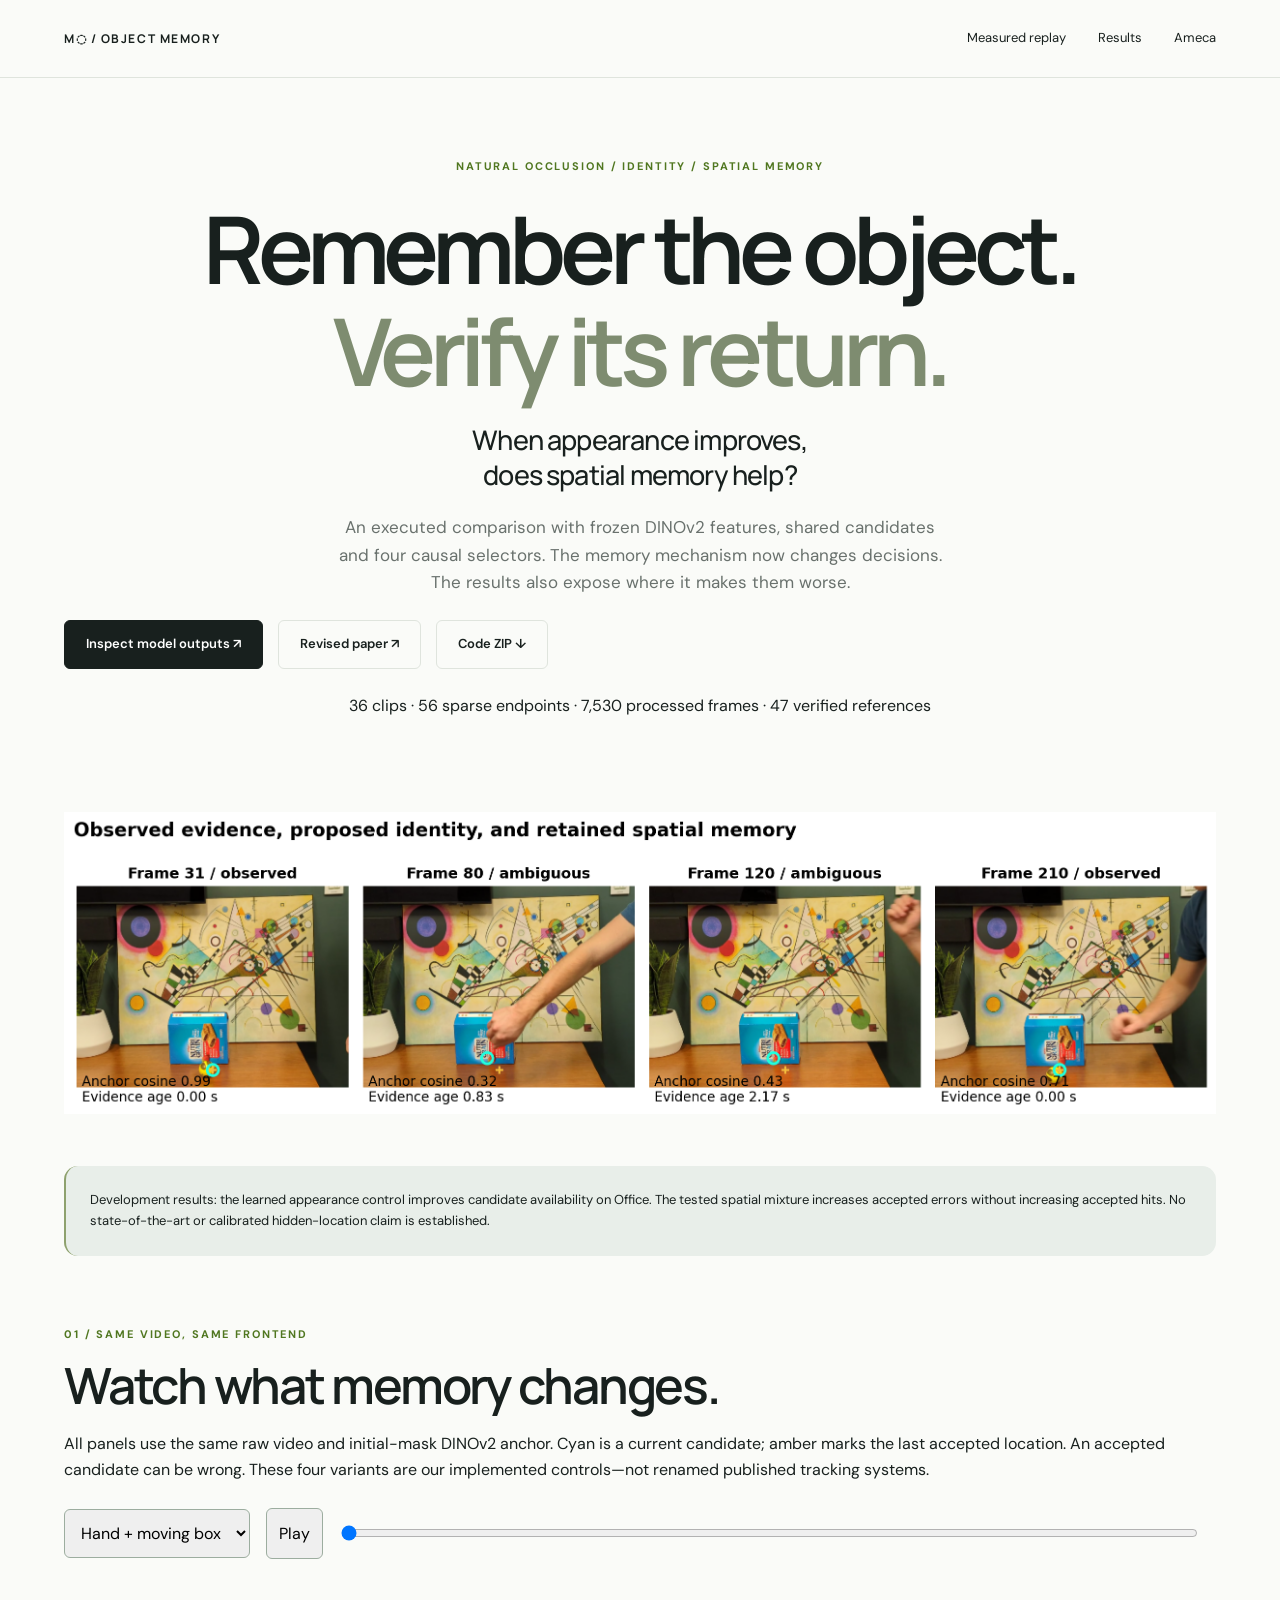
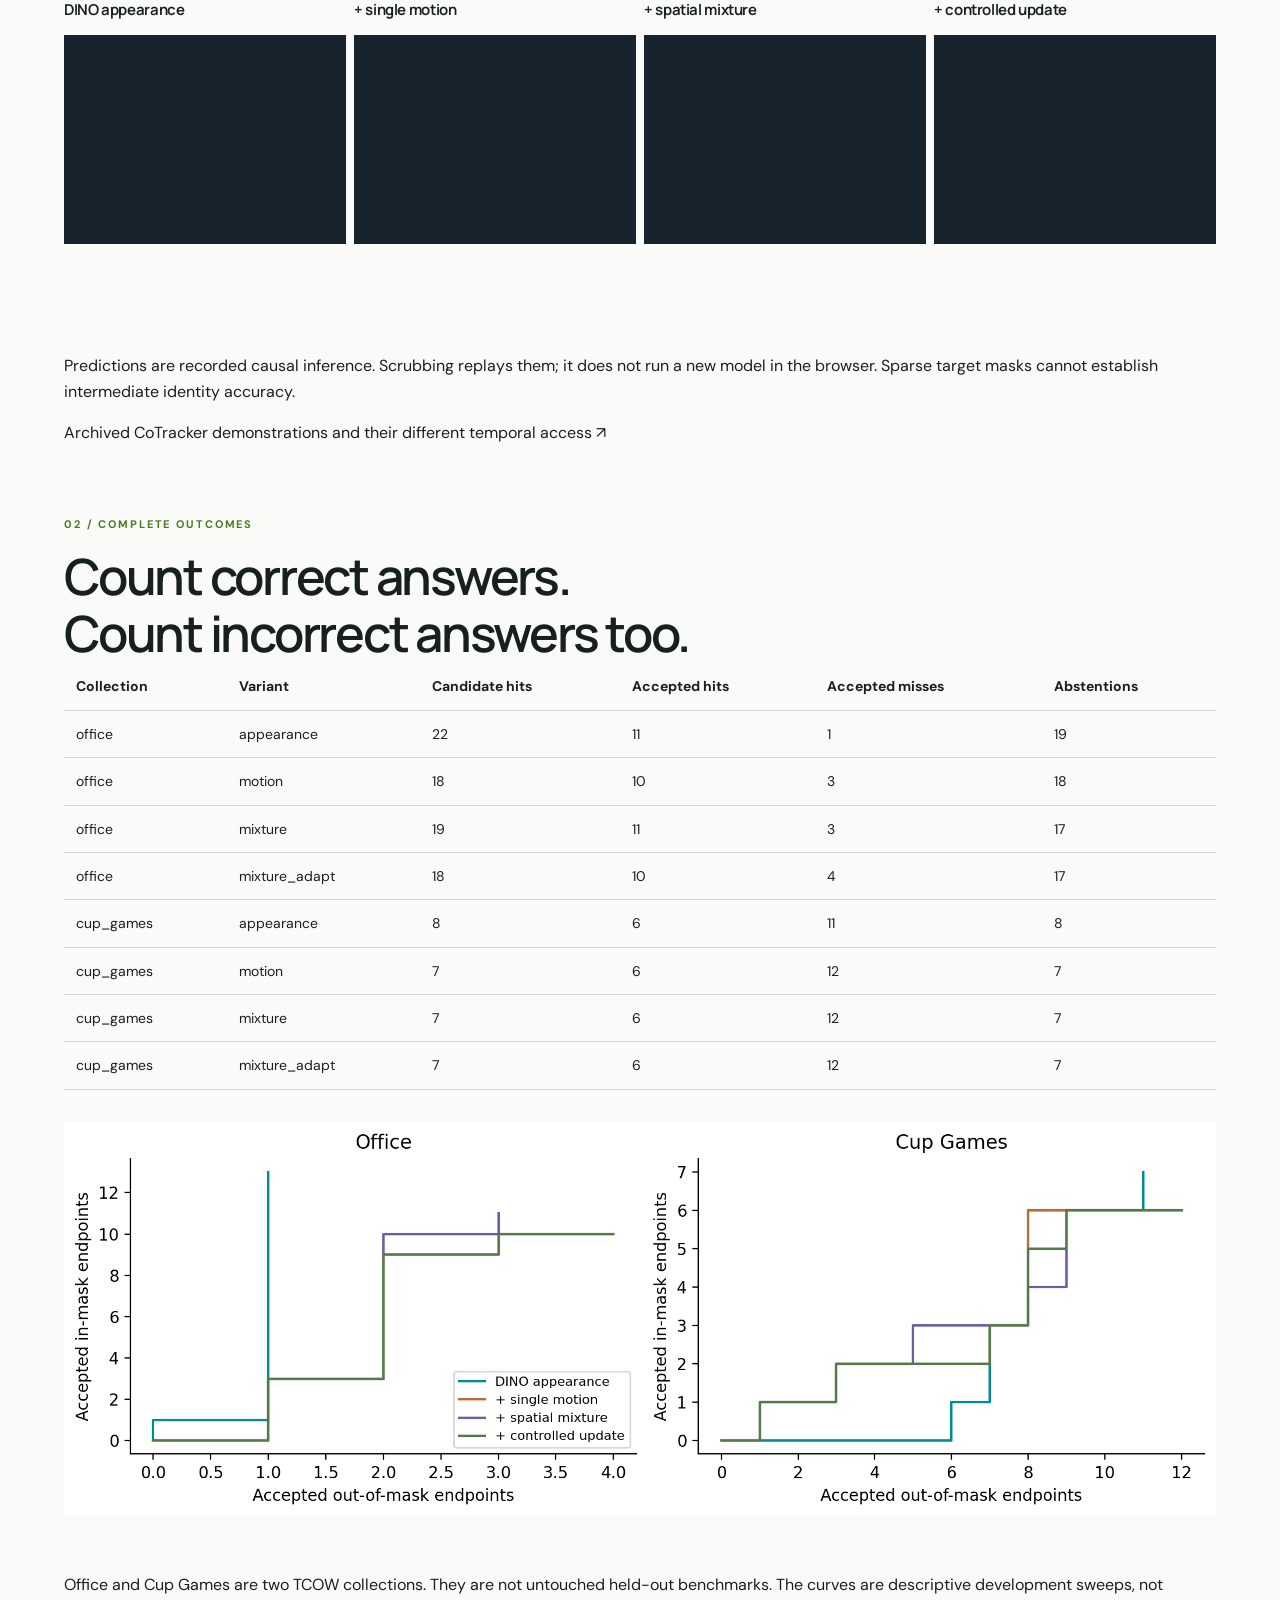
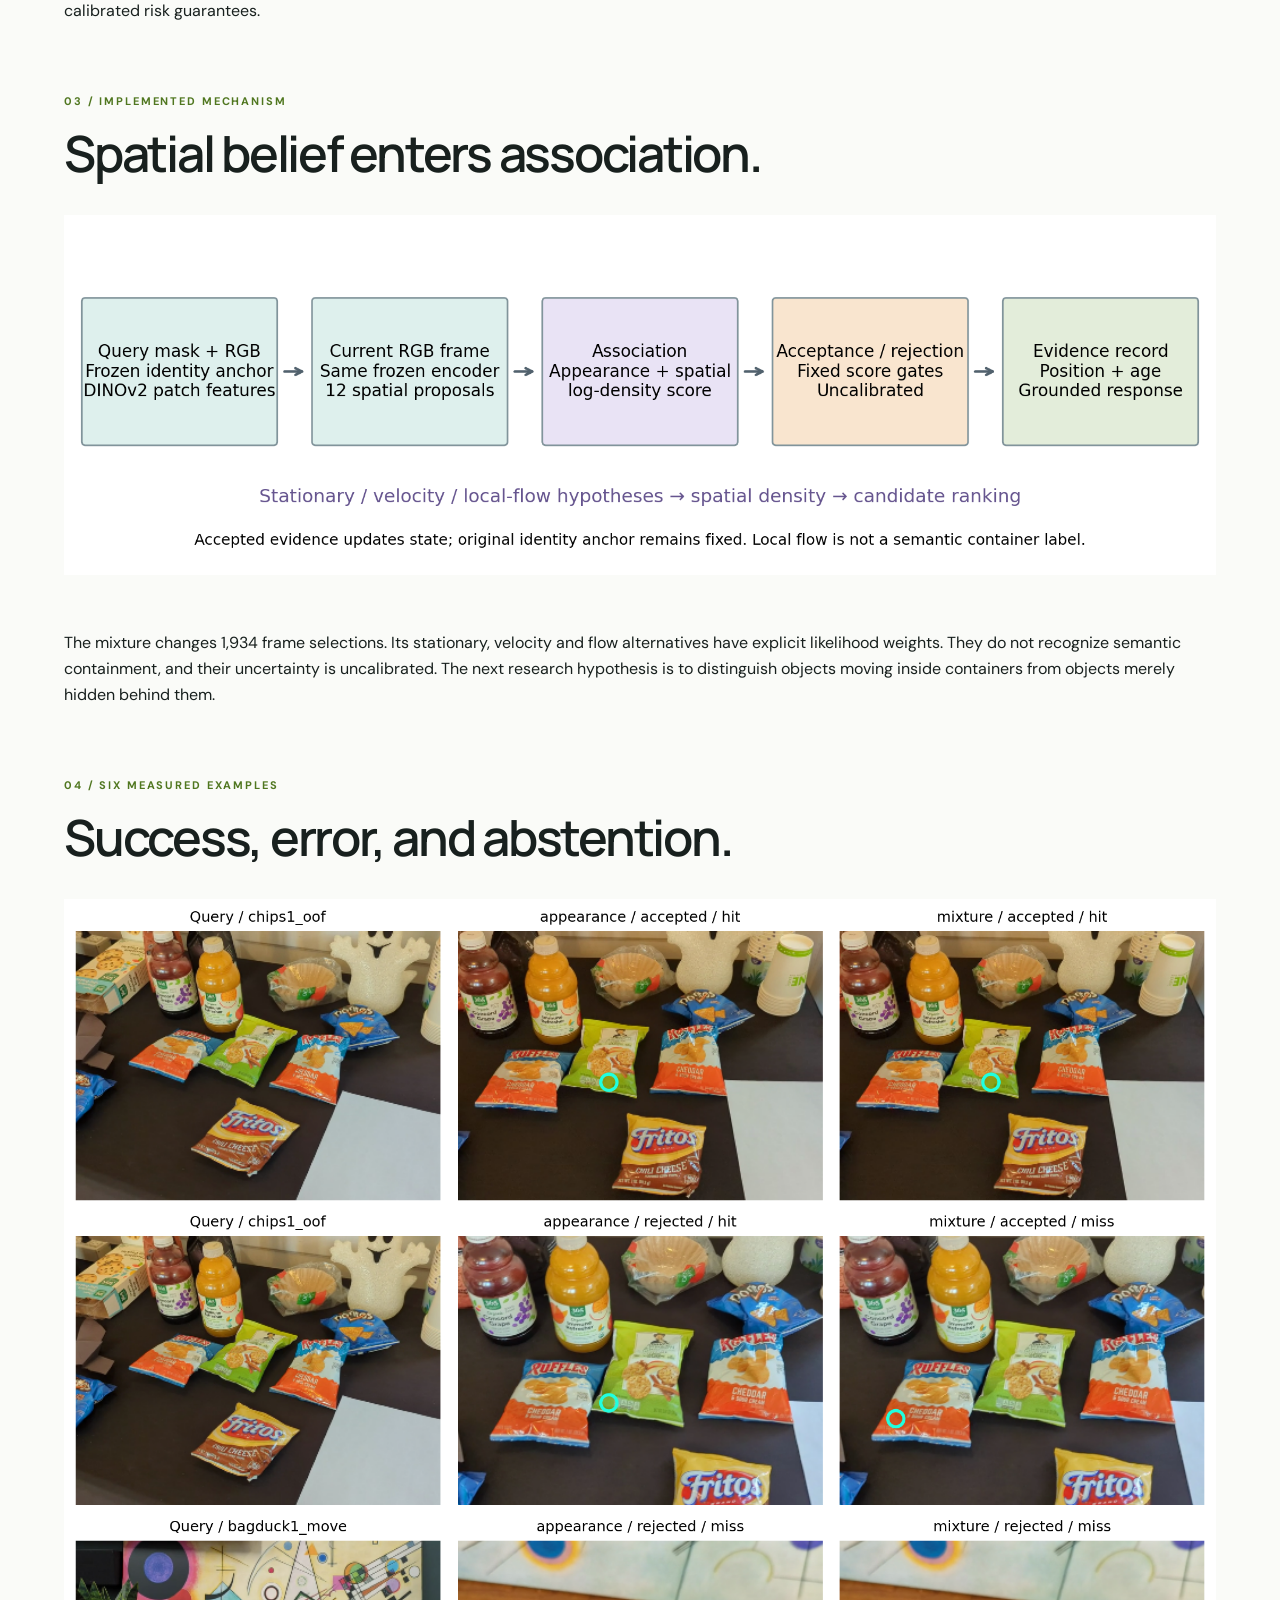
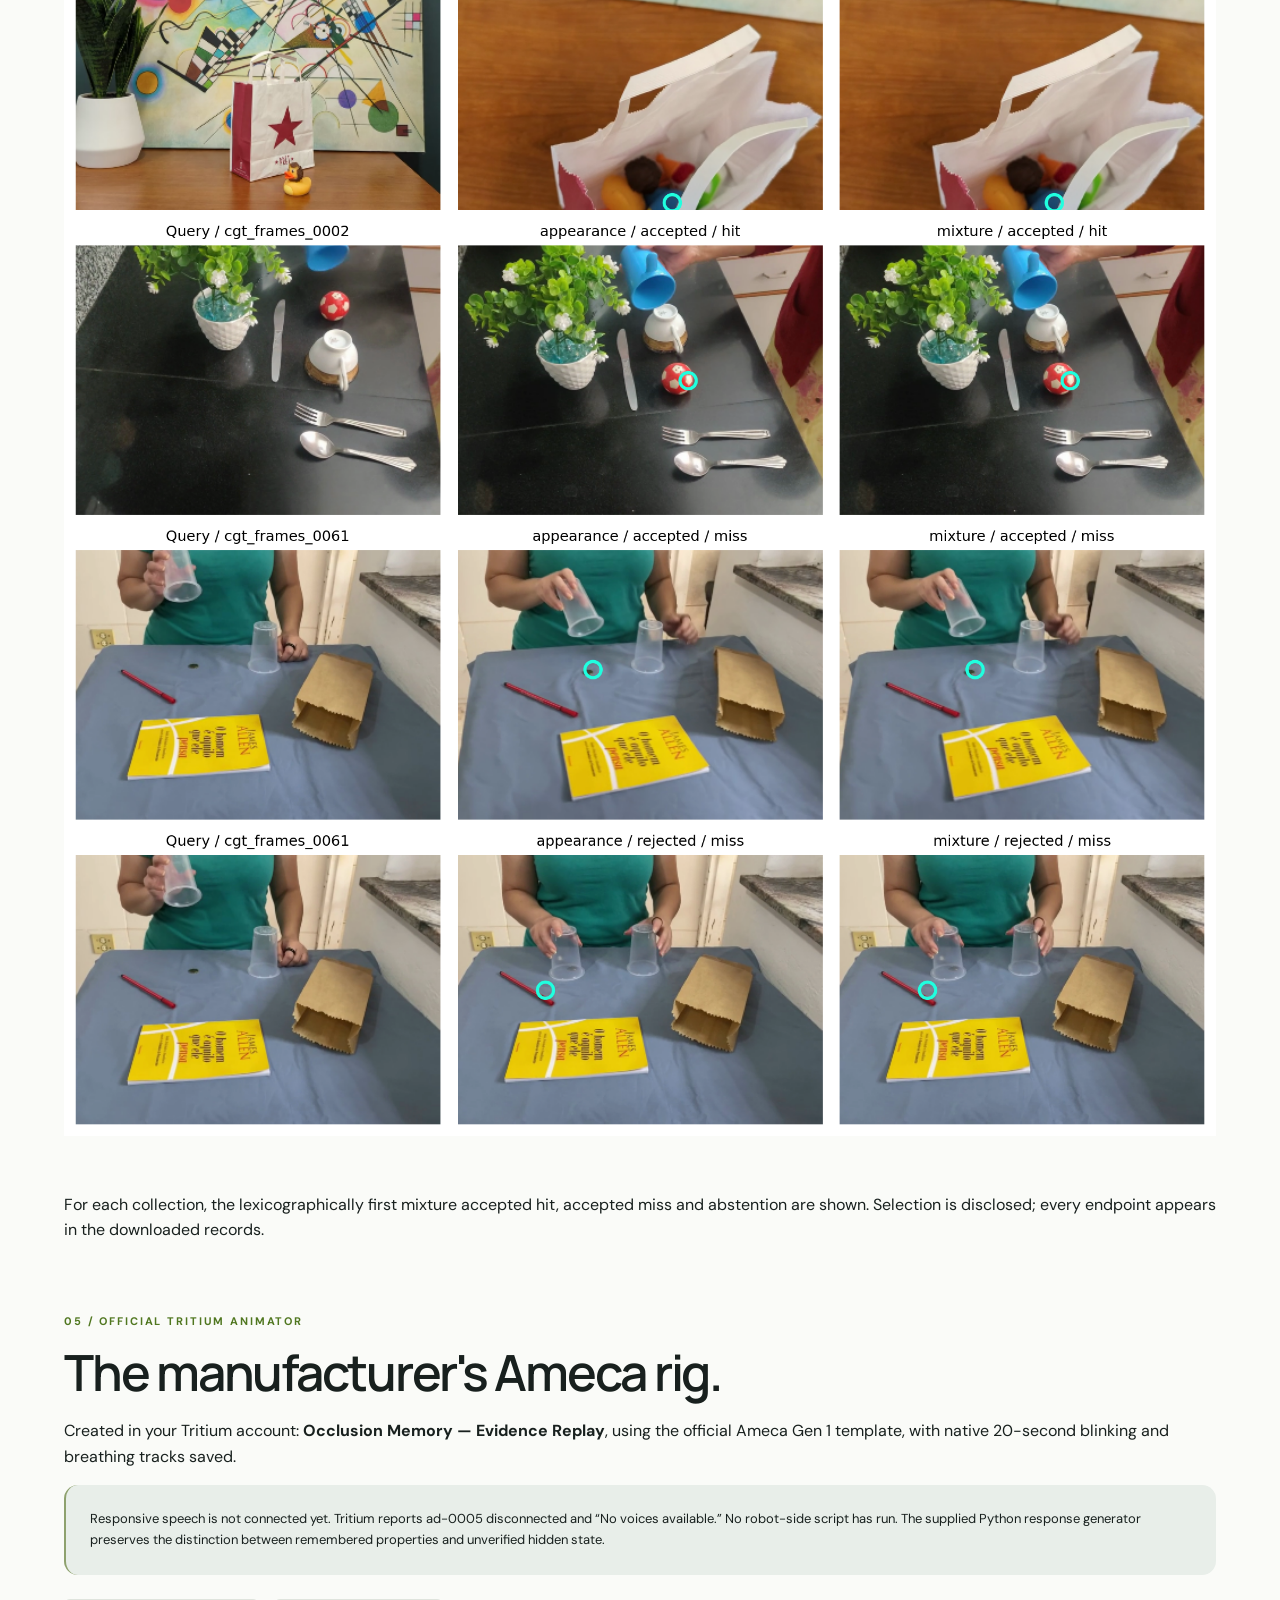
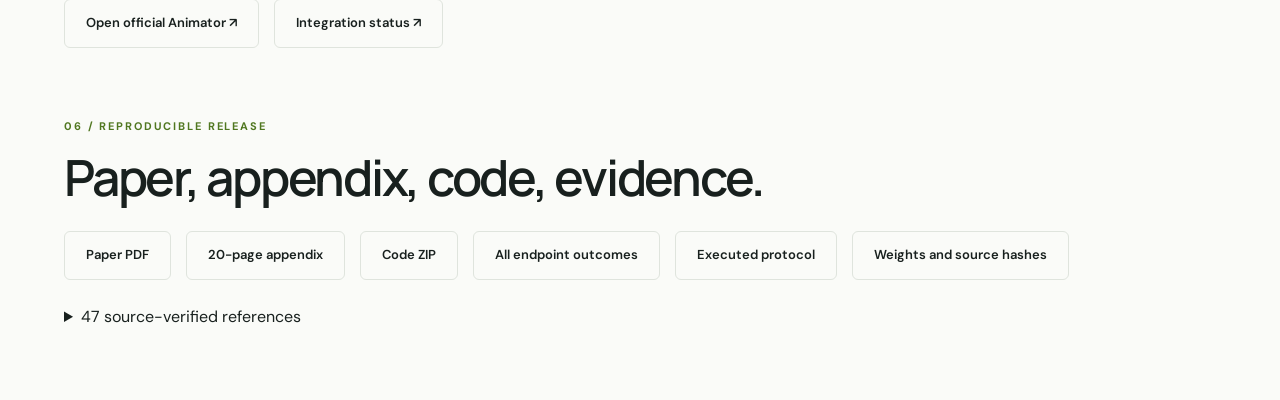
<file: routing-reliability/index.html>
<!doctype html><html lang="en"><head><meta charset="utf-8"><meta name="viewport" content="width=device-width, initial-scale=1"><title>Object memory under occlusion</title><link rel="stylesheet" href="design.css"><style>.figure{width:100%;margin:32px 0}.notice{padding:24px;background:#e8eee9;border-radius:14px}.downloads{display:flex;gap:15px;flex-wrap:wrap;margin:24px 0}.grid{display:grid;grid-template-columns:repeat(4,1fr);gap:8px}.grid canvas{width:100%;background:#17242d}.grid h3{font-size:15px}.controls{display:flex;gap:16px;align-items:center;flex-wrap:wrap;margin:25px 0}.controls input{flex:1}table{width:100%;border-collapse:collapse;font-size:14px}td,th{padding:12px;text-align:left;border-bottom:1px solid #ced8d1}.tablewrap{overflow-x:auto}button,select{padding:12px;border-radius:6px;border:1px solid #9cad9f}section{margin:70px 0}.status{font-size:13px;min-height:60px}.ref{font-size:13px;padding:8px;border-bottom:1px solid #ddd}@media(max-width:700px){.grid{grid-template-columns:repeat(2,1fr)}td,th{padding:7px}}</style></head><body><nav><a class="brand" href="#">M◌ / OBJECT MEMORY</a><div><a href="#replay">Measured replay</a><a href="#results">Results</a><a href="#ameca">Ameca</a></div></nav><main><header class="intro"><div class="eyebrow">NATURAL OCCLUSION / IDENTITY / SPATIAL MEMORY</div><h1>Remember the object.<br><em>Verify its return.</em></h1><p class="hero-deck">When appearance improves,<br>does spatial memory help?</p><p class="intro-copy">An executed comparison with frozen DINOv2 features, shared candidates and four causal selectors. The memory mechanism now changes decisions. The results also expose where it makes them worse.</p><div class="downloads"><a class="button primary" href="#replay">Inspect model outputs ↗</a><a class="button" href="main.pdf">Revised paper ↗</a><a class="button" href="resolver_code.zip">Code ZIP ↓</a></div><p>36 clips · 56 sparse endpoints · 7,530 processed frames · 47 verified references</p></header><img class="figure" src="v2/figures/teaser.png" alt="Four recorded frames with measured candidate, state and evidence age"><p class="notice">Development results: the learned appearance control improves candidate availability on Office. The tested spatial mixture increases accepted errors without increasing accepted hits. No state-of-the-art or calibrated hidden-location claim is established.</p>
<section id="replay"><div class="eyebrow">01 / SAME VIDEO, SAME FRONTEND</div><h2>Watch what memory changes.</h2><p>All panels use the same raw video and initial-mask DINOv2 anchor. Cyan is a current candidate; amber marks the last accepted location. An accepted candidate can be wrong. These four variants are our implemented controls—not renamed published tracking systems.</p><div class="controls"><select id="scene"><option value="handball2_boxoccl">Hand + moving box</option><option value="teaduck3_reveal">Tea box + target</option><option value="mugduck2_reveal">Mug + target</option></select><button id="play">Play</button><input id="time" type="range" min="0" max="100" value="0" step="0.01" aria-label="Shared video time"><span id="stamp"></span></div><div class="grid" id="panels"></div><video id="source" muted playsinline preload="metadata" style="display:none"></video><p>Predictions are recorded causal inference. Scrubbing replays them; it does not run a new model in the browser. Sparse target masks cannot establish intermediate identity accuracy.</p><a href="scene.html#scene">Archived CoTracker demonstrations and their different temporal access ↗</a></section>
<section id="results"><div class="eyebrow">02 / COMPLETE OUTCOMES</div><h2>Count correct answers.<br>Count incorrect answers too.</h2><div class="tablewrap"><table><thead><tr><th>Collection</th><th>Variant</th><th>Candidate hits</th><th>Accepted hits</th><th>Accepted misses</th><th>Abstentions</th></tr></thead><tbody><tr><td>office</td><td>appearance</td><td>22</td><td>11</td><td>1</td><td>19</td></tr><tr><td>office</td><td>motion</td><td>18</td><td>10</td><td>3</td><td>18</td></tr><tr><td>office</td><td>mixture</td><td>19</td><td>11</td><td>3</td><td>17</td></tr><tr><td>office</td><td>mixture_adapt</td><td>18</td><td>10</td><td>4</td><td>17</td></tr><tr><td>cup_games</td><td>appearance</td><td>8</td><td>6</td><td>11</td><td>8</td></tr><tr><td>cup_games</td><td>motion</td><td>7</td><td>6</td><td>12</td><td>7</td></tr><tr><td>cup_games</td><td>mixture</td><td>7</td><td>6</td><td>12</td><td>7</td></tr><tr><td>cup_games</td><td>mixture_adapt</td><td>7</td><td>6</td><td>12</td><td>7</td></tr></tbody></table></div><img class="figure" src="v2/figures/frontier.png" alt="Accepted hits versus accepted errors across thresholds"><p>Office and Cup Games are two TCOW collections. They are not untouched held-out benchmarks. The curves are descriptive development sweeps, not calibrated risk guarantees.</p></section>
<section><div class="eyebrow">03 / IMPLEMENTED MECHANISM</div><h2>Spatial belief enters association.</h2><img class="figure" src="v2/figures/architecture.png" alt="Learned proposals feed spatial association, acceptance and evidence memory"><p>The mixture changes 1,934 frame selections. Its stationary, velocity and flow alternatives have explicit likelihood weights. They do not recognize semantic containment, and their uncertainty is uncalibrated. The next research hypothesis is to distinguish objects moving inside containers from objects merely hidden behind them.</p></section>
<section><div class="eyebrow">04 / SIX MEASURED EXAMPLES</div><h2>Success, error, and abstention.</h2><img class="figure" src="v2/figures/gallery.png" alt="Six outcome-stratified examples from both collections"><p>For each collection, the lexicographically first mixture accepted hit, accepted miss and abstention are shown. Selection is disclosed; every endpoint appears in the downloaded records.</p></section>
<section id="ameca"><div class="eyebrow">05 / OFFICIAL TRITIUM ANIMATOR</div><h2>The manufacturer's Ameca rig.</h2><p>Created in your Tritium account: <strong>Occlusion Memory — Evidence Replay</strong>, using the official Ameca Gen 1 template, with native 20-second blinking and breathing tracks saved.</p><p class="notice">Responsive speech is not connected yet. Tritium reports ad-0005 disconnected and “No voices available.” No robot-side script has run. The supplied Python response generator preserves the distinction between remembered properties and unverified hidden state.</p><div class="downloads"><a class="button" href="https://tritiumrobot.cloud/portal/animator?r=ad-0005">Open official Animator ↗</a><a class="button" href="v2/TRITIUM_STATUS.txt">Integration status ↗</a></div></section>
<section><div class="eyebrow">06 / REPRODUCIBLE RELEASE</div><h2>Paper, appendix, code, evidence.</h2><div class="downloads"><a class="button" href="main.pdf">Paper PDF</a><a class="button" href="supplement.pdf">20-page appendix</a><a class="button" href="resolver_code.zip">Code ZIP</a><a class="button" href="v2/endpoints.json">All endpoint outcomes</a><a class="button" href="v2/protocol.json">Executed protocol</a><a class="button" href="v2/provenance.json">Weights and source hashes</a></div><details><summary>47 source-verified references</summary><div id="refs"></div></details></section></main><script src="v2-replay.js"></script></body></html>
</file>
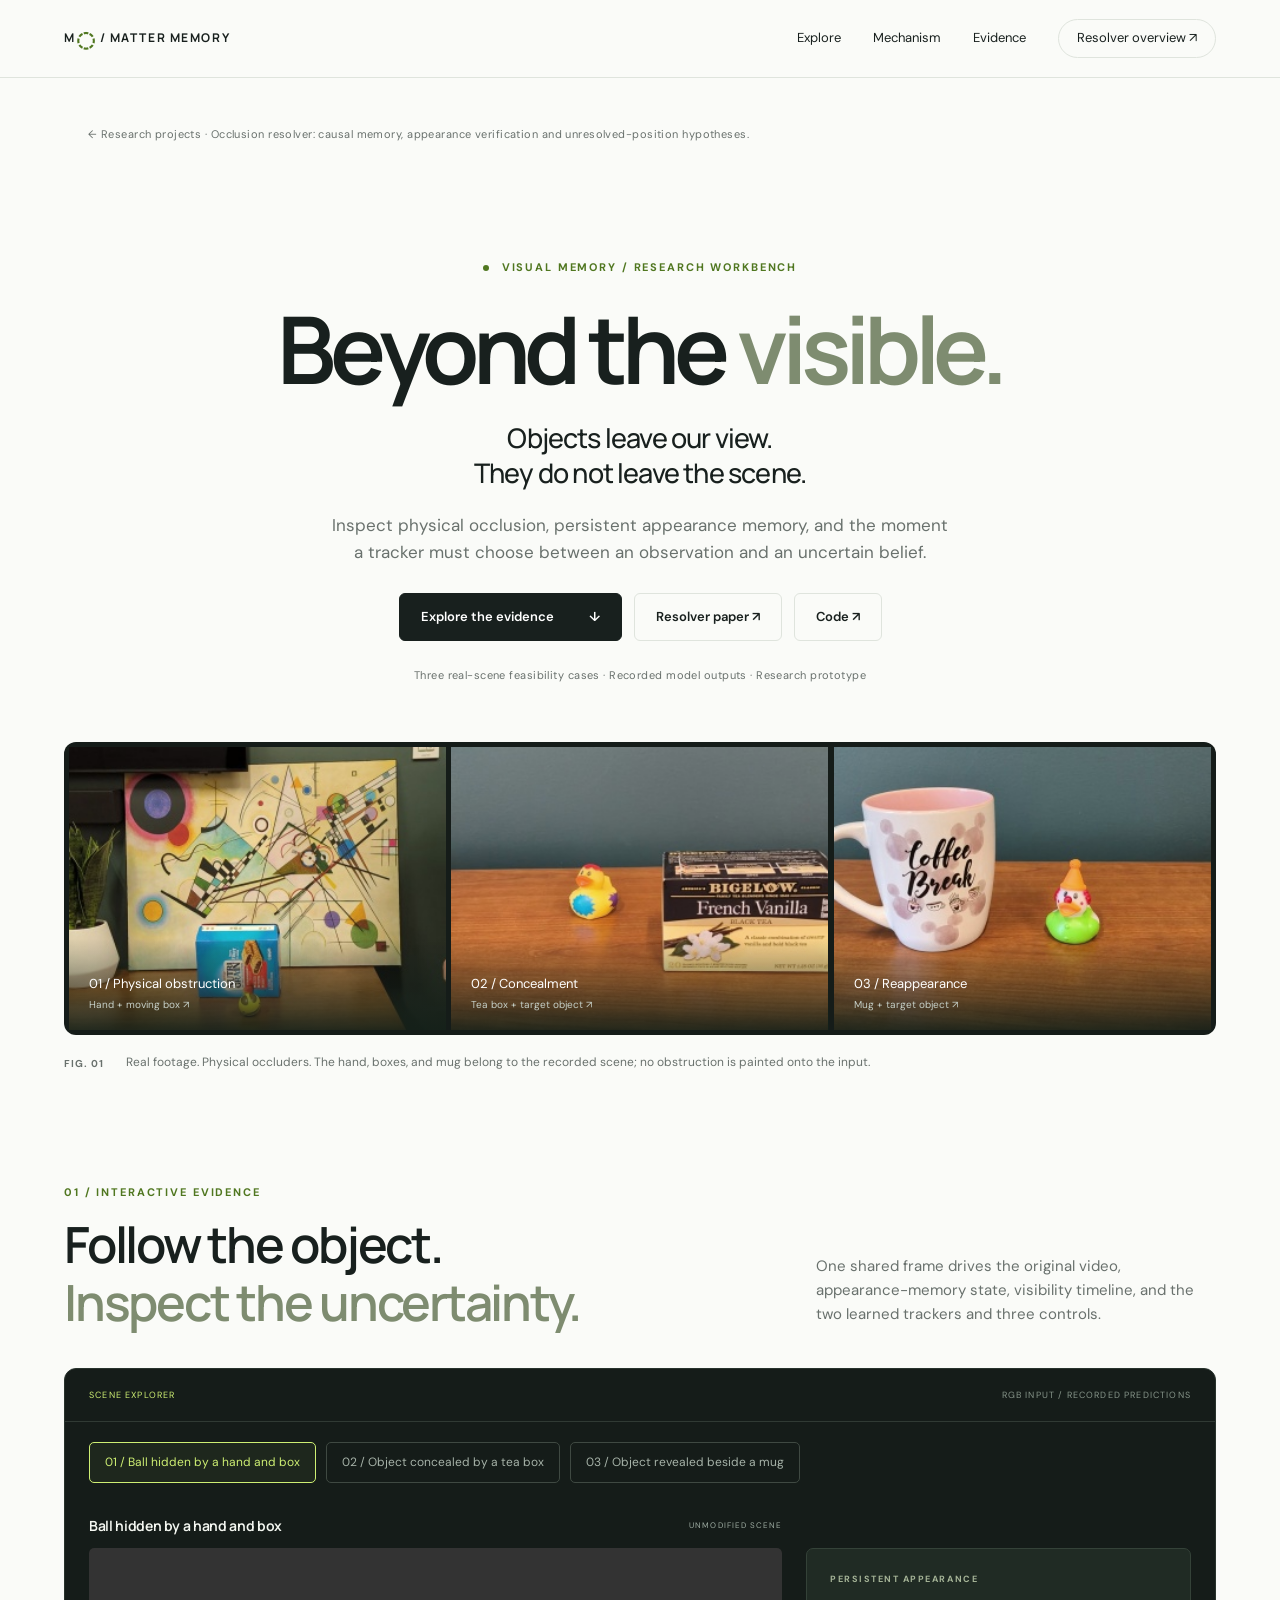
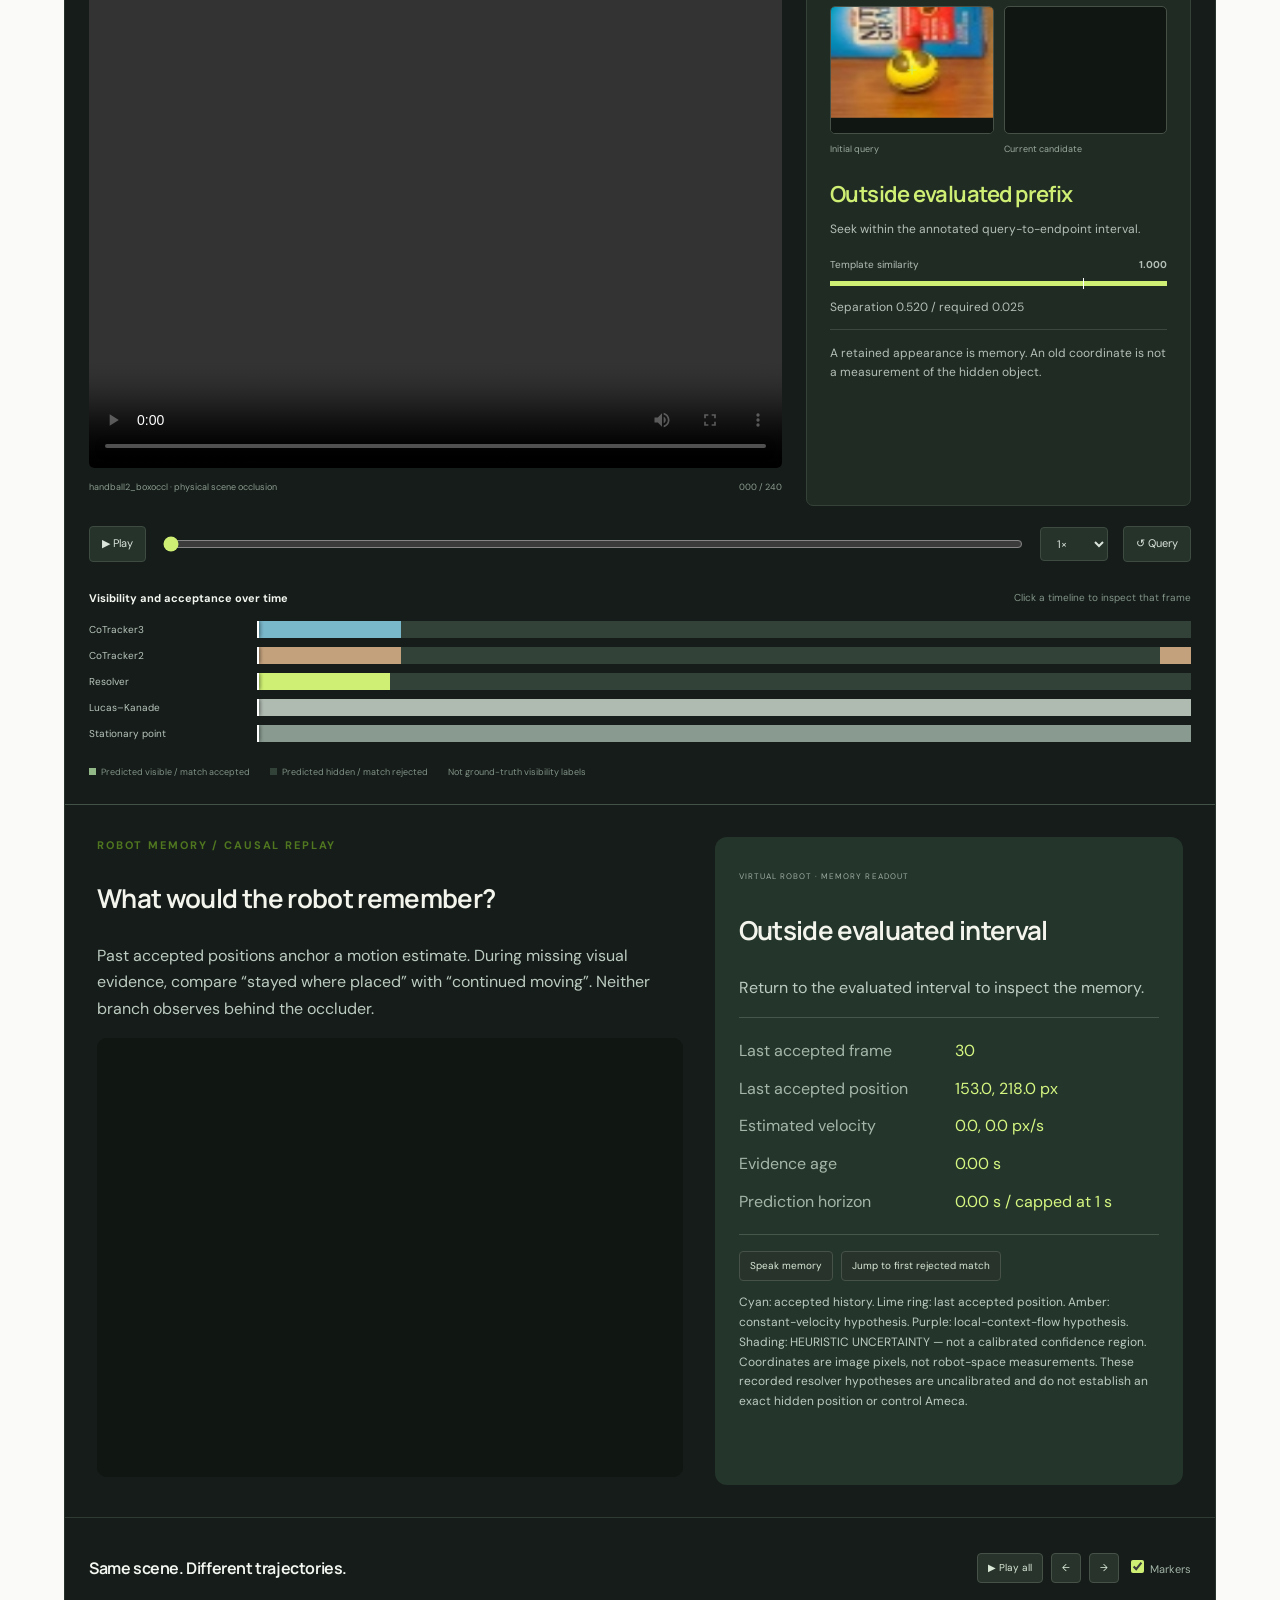
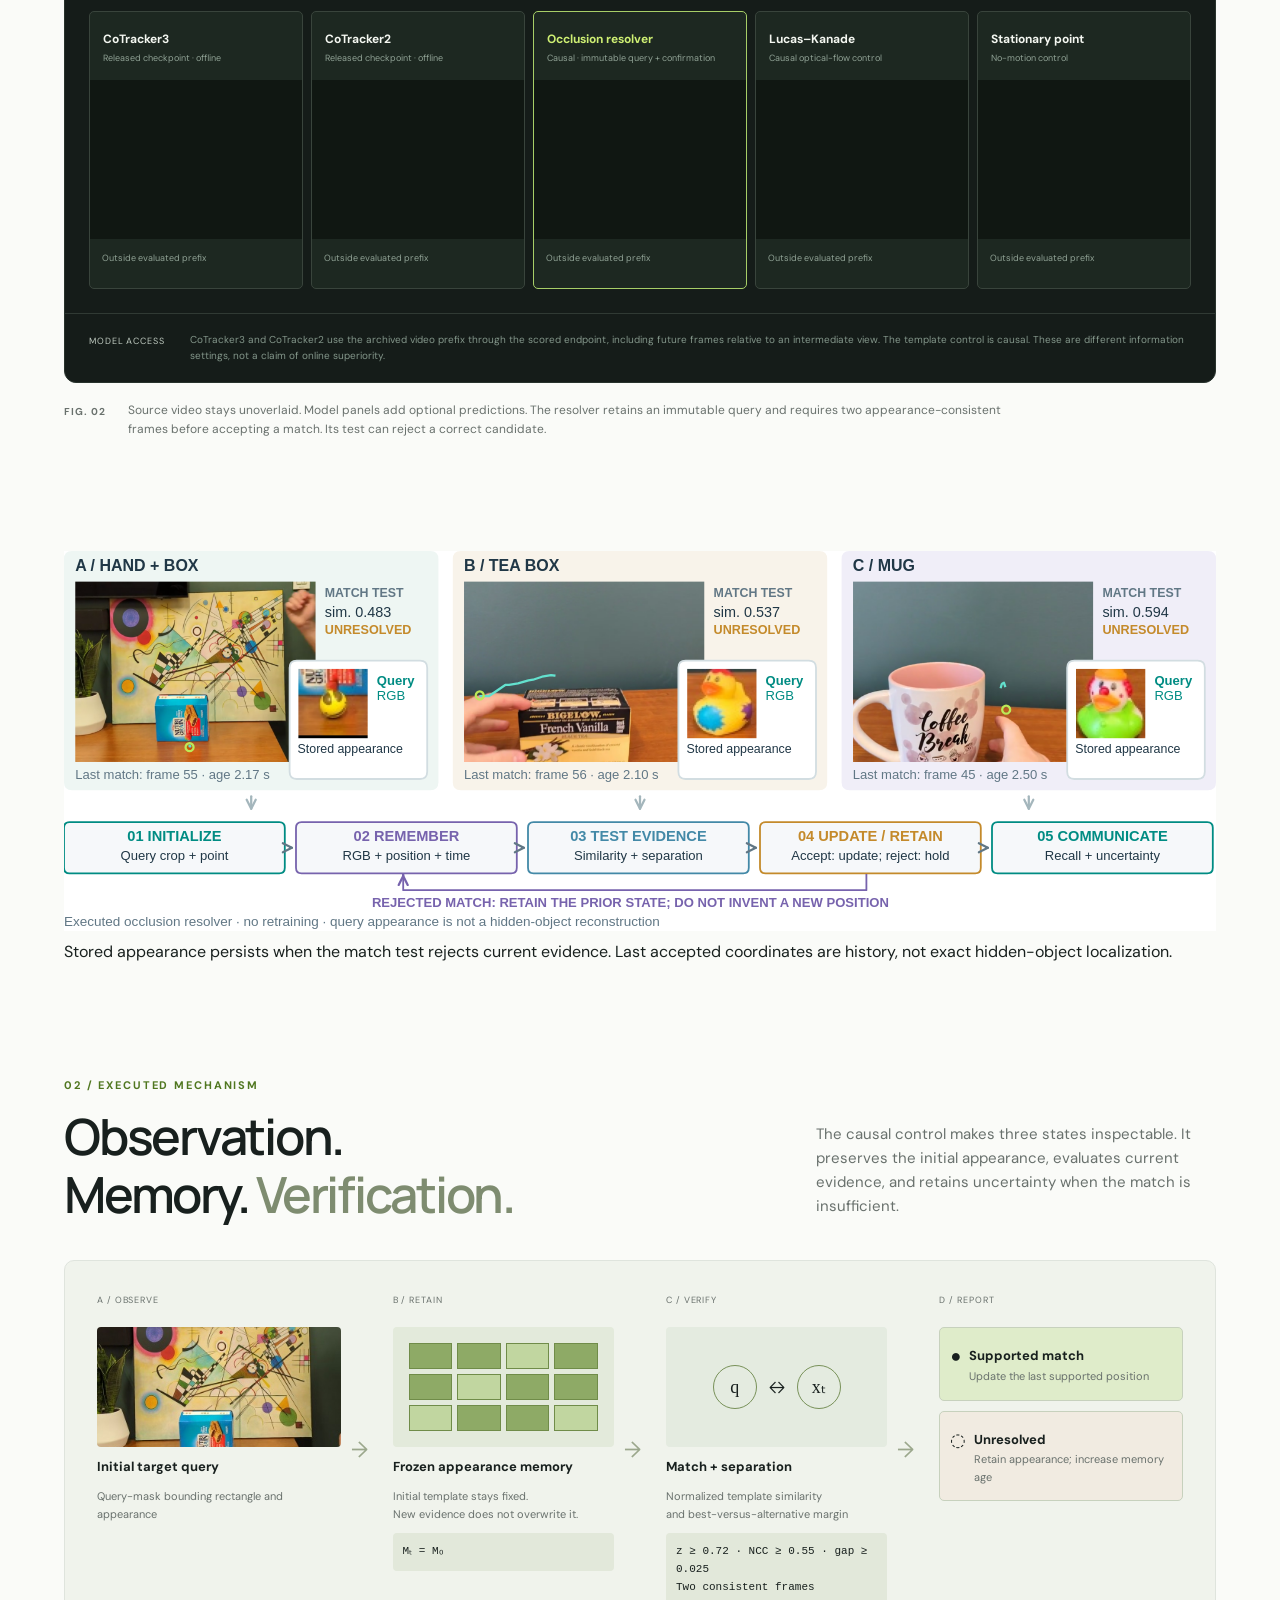
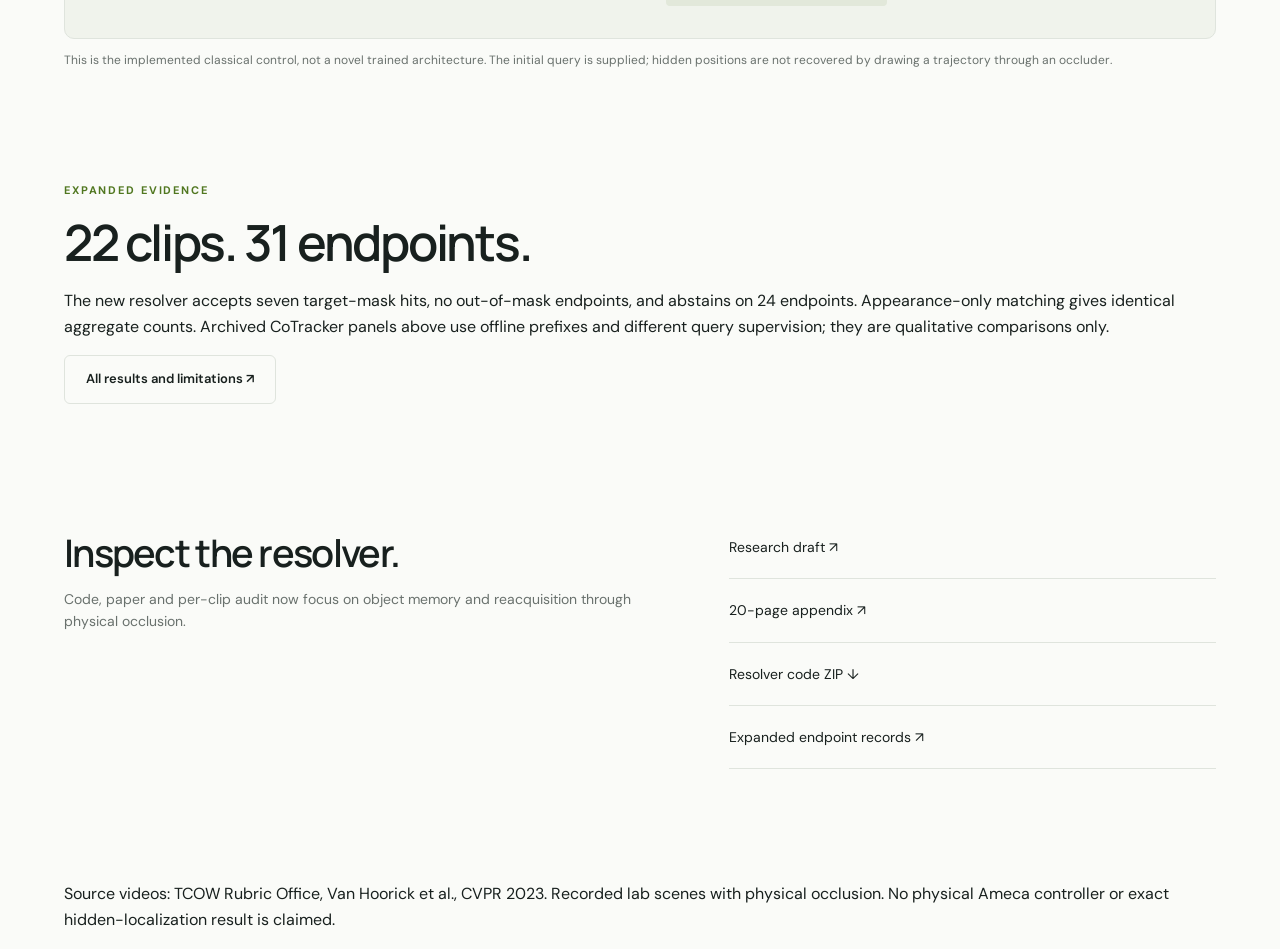
<file: routing-reliability/scene.html>
<!doctype html><html lang="en"><head><meta charset="utf-8"><meta name="viewport" content="width=device-width,initial-scale=1"><meta name="description" content="A research workbench for scene-native occlusion: inspect source video, persistent appearance memory and real tracker outputs."><title>Beyond the Visible — Scene Memory Research</title><link rel="stylesheet" href="design.css?v=57"></head><body><nav><a class="brand" href="#">M<span>◌</span> / MATTER MEMORY</a><div><a href="#scene">Explore</a><a href="#mechanism">Mechanism</a><a href="#findings">Evidence</a><a href="index.html" class="nav-paper">Resolver overview ↗</a></div></nav><main><p class="scope" style="padding:24px"><a href="index.html">← Research projects</a> · Occlusion resolver: causal memory, appearance verification and unresolved-position hypotheses.</p><header class="intro"><div class="eyebrow"><span class="dot"></span> VISUAL MEMORY / RESEARCH WORKBENCH</div><h1>Beyond the <em>visible.</em></h1><p class="hero-deck">Objects leave our view.<br>They do not leave the scene.</p><p class="intro-copy">Inspect physical occlusion, persistent appearance memory, and the moment a tracker must choose between an observation and an uncertain belief.</p><div class="actions"><a class="button primary" href="#scene">Explore the evidence <span>↓</span></a><a class="button" href="index.html">Resolver paper ↗</a><a class="button" href="https://github.com/cenacchi2000/matter-memory/tree/main/routing-reliability">Code ↗</a></div><p class="scope">Three real-scene feasibility cases · Recorded model outputs · Research prototype</p></header><div class="hero-film"><a href="#scene" class="film" data-scene="0"><video autoplay muted loop playsinline preload="metadata" poster="media/handball2_boxoccl_query.jpg" src="media/handball2_boxoccl_native.mp4" aria-label="Original Hand + moving box scene"></video><div class="film-caption"><span>01 / Physical obstruction</span><small>Hand + moving box ↗</small></div></a><a href="#scene" class="film" data-scene="1"><video autoplay muted loop playsinline preload="metadata" poster="media/teaduck3_reveal_query.jpg" src="media/teaduck3_reveal_native.mp4" aria-label="Original Tea box + target object scene"></video><div class="film-caption"><span>02 / Concealment</span><small>Tea box + target object ↗</small></div></a><a href="#scene" class="film" data-scene="2"><video autoplay muted loop playsinline preload="metadata" poster="media/mugduck2_reveal_query.jpg" src="media/mugduck2_reveal_native.mp4" aria-label="Original Mug + target object scene"></video><div class="film-caption"><span>03 / Reappearance</span><small>Mug + target object ↗</small></div></a></div><div class="figure-caption"><span>FIG. 01</span><p>Real footage. Physical occluders. The hand, boxes, and mug belong to the recorded scene; no obstruction is painted onto the input.</p></div>
<section id="scene"><div class="section-heading"><div><div class="eyebrow">01 / INTERACTIVE EVIDENCE</div><h2>Follow the object.<br><em>Inspect the uncertainty.</em></h2></div><p>One shared frame drives the original video, appearance-memory state, visibility timeline, and the two learned trackers and three controls.</p></div><div class="viewer"><div class="viewer-top"><span class="viewer-label">SCENE EXPLORER</span><span>RGB INPUT / RECORDED PREDICTIONS</span></div><div id="sceneChoices" class="scene-tabs"></div><div class="scene-layout"><div class="source-panel"><div class="panel-label"><h3 id="sceneTitle"></h3><span class="live-label">UNMODIFIED SCENE</span></div><video id="sceneVideo" controls playsinline preload="metadata"></video><div class="source-meta"><span id="sceneSource"></span><span id="sceneFrame"></span></div></div><aside class="memory-panel"><div class="eyebrow">PERSISTENT APPEARANCE</div><div class="memory-crops"><div><canvas id="queryCrop" width="180" height="140"></canvas><small>Initial query</small></div><div><canvas id="candidateCrop" width="180" height="140"></canvas><small>Current candidate</small></div></div><img id="sceneQuery" alt="Initial query frame" hidden><h3 id="sceneMemoryState"></h3><p id="sceneMemoryText"></p><div class="similarity"><div><span>Template similarity</span><b id="similarityValue">—</b></div><div class="meter"><i id="similarityBar"></i><span></span></div></div><p id="sceneScore" class="small"></p><p class="memory-note">A retained appearance is memory. An old coordinate is not a measurement of the hidden object.</p></aside></div><div class="timeline-controls"><button id="scenePlay" aria-label="Play or pause the source video">▶ Play</button><input id="sceneScrub" type="range" min="0" max="1" step=".001" value="0" aria-label="Shared scene position"><select id="sceneSpeed" aria-label="Playback speed"><option value="0.5">0.5×</option><option value="1" selected>1×</option><option value="2">2×</option></select><button id="sceneReset">↺ Query</button></div><div class="timeline-head"><b>Visibility and acceptance over time</b><span>Click a timeline to inspect that frame</span></div><div id="visibilityTimeline"></div><div class="timeline-legend"><span><i class="solid"></i>Predicted visible / match accepted</span><span><i class="muted"></i>Predicted hidden / match rejected</span><span>Not ground-truth visibility labels</span></div><div class="robot-belief"><div><div class="eyebrow">ROBOT MEMORY / CAUSAL REPLAY</div><h3>What would the robot remember?</h3><p>Past accepted positions anchor a motion estimate. During missing visual evidence, compare “stayed where placed” with “continued moving”. Neither branch observes behind the occluder.</p><canvas id="robotBeliefCanvas" width="640" height="480" aria-label="Scene with last accepted object position, motion prediction and expanding uncertainty"></canvas></div><aside><span class="live-label">VIRTUAL ROBOT · MEMORY READOUT</span><h3 id="robotBeliefStatus"></h3><p id="robotBeliefSpeech" aria-live="off"></p><dl id="robotBeliefNumbers"></dl><div class="comparison-tools"><button id="robotBeliefSpeak">Speak memory</button><button id="robotBeliefLoss">Jump to first rejected match</button></div><p class="small">Cyan: accepted history. Lime ring: last accepted position. Amber: constant-velocity hypothesis. Purple: local-context-flow hypothesis. Shading: HEURISTIC UNCERTAINTY — not a calibrated confidence region. Coordinates are image pixels, not robot-space measurements. These recorded resolver hypotheses are uncalibrated and do not establish an exact hidden position or control Ameca.</p></aside></div><div class="comparison-heading"><h3>Same scene. Different trajectories.</h3><div class="comparison-tools"><button id="comparisonPlay">▶ Play all</button><button id="frameBack" aria-label="Previous sampled frame">←</button><button id="frameForward" aria-label="Next sampled frame">→</button><label><input type="checkbox" id="sceneAnnotations" checked> Markers</label></div></div><div id="sceneModels" class="scene-models"></div><div class="rendered-comparison" hidden><div><b>Recorded comparison · all five methods in action</b><a id="comparisonDownload" download>Download MP4 ↓</a></div><video id="recordedComparison" controls playsinline preload="metadata"></video><p>Rendered from the same source frames and released predictions. Switch the scene above for the other two comparisons.</p></div><div class="viewer-foot"><span>MODEL ACCESS</span><p>CoTracker3 and CoTracker2 use the archived video prefix through the scored endpoint, including future frames relative to an intermediate view. The template control is causal. These are different information settings, not a claim of online superiority.</p></div></div><div class="figure-caption"><span>FIG. 02</span><p>Source video stays unoverlaid. Model panels add optional predictions. The resolver retains an immutable query and requires two appearance-consistent frames before accepting a match. Its test can reject a correct candidate.</p></div></section>
<figure class="figure" style="margin:40px 0"><img style="width:100%" src="figures/fig7_memory.svg?v=62" alt="Recorded memory gallery and executed update-retain pipeline"><figcaption>Stored appearance persists when the match test rejects current evidence. Last accepted coordinates are history, not exact hidden-object localization.</figcaption></figure><section id="mechanism"><div class="section-heading"><div><div class="eyebrow">02 / EXECUTED MECHANISM</div><h2>Observation.<br>Memory. <em>Verification.</em></h2></div><p>The causal control makes three states inspectable. It preserves the initial appearance, evaluates current evidence, and retains uncertainty when the match is insufficient.</p></div><div class="architecture"><div class="arch-input"><span class="step">A / OBSERVE</span><img src="media/handball2_boxoccl_query.jpg" alt="Real source frame containing the initial target"><b>Initial target query</b><small>Query-mask bounding rectangle and appearance</small></div><div class="arch-arrow">→</div><div class="arch-memory"><span class="step">B / RETAIN</span><div class="token-grid"><i></i><i></i><i></i><i></i><i></i><i></i><i></i><i></i><i></i><i></i><i></i><i></i></div><b>Frozen appearance memory</b><small>Initial template stays fixed.<br>New evidence does not overwrite it.</small><code>Mₜ = M₀</code></div><div class="arch-arrow">→</div><div class="arch-verify"><span class="step">C / VERIFY</span><div class="matching-glyph"><div>q</div><span>↔</span><div>xₜ</div></div><b>Match + separation</b><small>Normalized template similarity<br>and best-versus-alternative margin</small><code>z ≥ 0.72 · NCC ≥ 0.55 · gap ≥ 0.025<br>Two consistent frames</code></div><div class="arch-arrow">→</div><div class="arch-decide"><span class="step">D / REPORT</span><div class="decision accept"><span>●</span><div><b>Supported match</b><small>Update the last supported position</small></div></div><div class="decision uncertain"><span>◌</span><div><b>Unresolved</b><small>Retain appearance; increase memory age</small></div></div></div></div><p class="small">This is the implemented classical control, not a novel trained architecture. The initial query is supplied; hidden positions are not recovered by drawing a trajectory through an occluder.</p></section>
<section id="findings"><div class="eyebrow">EXPANDED EVIDENCE</div><h2>22 clips. 31 endpoints.</h2><p>The new resolver accepts seven target-mask hits, no out-of-mask endpoints, and abstains on 24 endpoints. Appearance-only matching gives identical aggregate counts. Archived CoTracker panels above use offline prefixes and different query supervision; they are qualitative comparisons only.</p><a class="button" href="index.html#results">All results and limitations ↗</a></section><section class="resources"><div><h2>Inspect the resolver.</h2><p>Code, paper and per-clip audit now focus on object memory and reacquisition through physical occlusion.</p></div><div class="resource-links"><a href="main.pdf">Research draft ↗</a><a href="supplement.pdf">20-page appendix ↗</a><a href="resolver_code.zip">Resolver code ZIP ↓</a><a href="endpoint_results.json">Expanded endpoint records ↗</a></div></section><footer><p>Source videos: <a href="https://tcow.cs.columbia.edu/">TCOW Rubric Office</a>, Van Hoorick et al., CVPR 2023. Recorded lab scenes with physical occlusion. No physical Ameca controller or exact hidden-localization result is claimed.</p></footer></main><script src="scene_data.js?v=63"></script><script src="belief.js?v=63"></script><script src="scene.js?v=63"></script></body></html>
</file>
<file: routing-reliability/design.css>
@import url('https://fonts.googleapis.com/css2?family=DM+Sans:wght@400;450;500;550;600;650;700&family=Manrope:wght@400;500;600;650;700;750;800&display=swap');
:root{--ink:#18201e;--paper:#fafbf8;--muted:#69716d;--line:#dfe4dd;--lime:#ceef73;--dark:#151c19;--accent:#507720;--orange:#bd673d}*{box-sizing:border-box}html{scroll-behavior:smooth;scroll-padding-top:95px}body{margin:0;background:var(--paper);color:var(--ink);font:16px/1.6 'DM Sans',sans-serif}a{color:inherit;text-decoration:none}a:hover{color:var(--accent)}nav{height:78px;max-width:1512px;margin:auto;padding:0 5vw;display:flex;align-items:center;justify-content:space-between;border-bottom:1px solid var(--line)}nav .brand{font:700 12px 'Manrope',sans-serif;letter-spacing:.13em}.brand span{color:var(--accent);font-size:22px;vertical-align:middle}nav>div{display:flex;align-items:center;gap:32px;font-size:13px}.nav-paper{border:1px solid var(--line);padding:8px 18px;border-radius:30px}main{max-width:1512px;margin:auto;padding:0 5vw}.intro{text-align:center;padding:80px 0 46px}.eyebrow{font-size:11px;font-weight:700;letter-spacing:.17em;color:var(--accent);text-transform:uppercase}.dot{display:inline-block;width:6px;height:6px;border-radius:50%;background:var(--accent);margin-right:8px}h1,h2,h3{font-family:'Manrope',sans-serif}h1{font-size:clamp(58px,7.3vw,108px);line-height:1.1;font-weight:650;letter-spacing:-.065em;margin:21px 0 20px}em{font-style:normal;color:#7e8c70}.hero-deck{font:500 27px/1.3 'Manrope',sans-serif;letter-spacing:-.03em;margin:0}.intro-copy{max-width:620px;margin:22px auto;color:var(--muted);font-size:17px}.actions{display:flex;justify-content:center;flex-wrap:wrap;gap:12px;margin:26px 0}.button{display:inline-flex;align-items:center;gap:35px;padding:13px 21px;border:1px solid var(--line);border-radius:6px;font-size:13px;font-weight:600}.primary{background:var(--ink);color:white;border-color:var(--ink)}.primary:hover{color:var(--lime)}.scope{font-size:11px;color:var(--muted);letter-spacing:.04em;margin-top:24px}.hero-film{display:grid;grid-template-columns:repeat(3,1fr);gap:5px;background:var(--dark);padding:5px;border-radius:12px;overflow:hidden}.film{position:relative;display:block;overflow:hidden}.film video{display:block;width:100%;aspect-ratio:4/3;object-fit:cover;filter:saturate(.85)}.film-caption{padding:35px 20px 17px;background:linear-gradient(transparent,#142019e8);position:absolute;bottom:0;left:0;right:0;color:white;display:flex;flex-direction:column;gap:2px;font-size:13px}.film-caption small{color:#c6d0c8;font-size:10px}.figure-caption{display:flex;gap:22px;font-size:12px;color:var(--muted);margin:18px 0}.figure-caption>span{white-space:nowrap;font-size:10px;letter-spacing:.1em;font-weight:700;margin-top:3px}.figure-caption p{margin:0;max-width:900px}section{margin:112px 0}.section-heading{display:flex;align-items:flex-end;justify-content:space-between;gap:60px;margin-bottom:36px}.section-heading>p{max-width:400px;color:var(--muted);font-size:15px;margin-bottom:6px}h2{font-size:clamp(30px,3.9vw,53px);line-height:1.16;letter-spacing:-.045em;font-weight:600;margin:14px 0 0}h3{font-weight:650;letter-spacing:-.025em;line-height:1.4}.viewer{border:1px solid #28332d;border-radius:12px;background:var(--dark);color:#f4f7f1;overflow:hidden}.viewer-top{display:flex;justify-content:space-between;padding:19px 24px;border-bottom:1px solid #303a34;font-size:9px;letter-spacing:.13em;color:#87958a}.viewer-label{color:var(--lime)}button,select{font:inherit;cursor:pointer}button{transition:background .15s}.scene-tabs{display:flex;gap:10px;padding:20px 24px;flex-wrap:wrap}.scene-tabs button{border:1px solid #3f4942;border-radius:5px;padding:10px 15px;background:transparent;color:#a6b2a8;font-size:12px}.scene-tabs button.active{border-color:var(--lime);color:var(--lime);background:#ceef730c}.scene-layout{display:grid;grid-template-columns:1.8fr 1fr;padding:0 24px;gap:24px}.source-panel{min-width:0}.panel-label{display:flex;justify-content:space-between;align-items:center;gap:10px;min-height:45px}.panel-label h3{font-size:14px;margin:0}.live-label{font-size:8px;letter-spacing:.13em;color:#9eaca2;white-space:nowrap}#sceneVideo{width:100%;aspect-ratio:4/3;background:#0b100d;border-radius:5px;display:block}.source-meta{font-size:9px;color:#8c9c90;display:flex;justify-content:space-between;gap:10px;padding:12px 0}.memory-panel{background:#202b24;border:1px solid #344238;border-radius:7px;padding:23px;margin-top:45px}.memory-panel .eyebrow{color:#a5b497;font-size:9px}.memory-crops{display:grid;grid-template-columns:1fr 1fr;gap:10px;margin-top:20px}.memory-crops canvas{width:100%;aspect-ratio:180/140;display:block;border:1px solid #465047;border-radius:5px;background:#101712}.memory-crops small{font-size:9px;color:#9bab9e}.memory-panel h3{font-size:22px;line-height:1.2;margin:22px 0 12px;color:var(--lime)}.memory-panel p{font-size:12px;color:#b3c0b7;line-height:1.6}.similarity{margin-top:18px}.similarity>div:first-child{display:flex;justify-content:space-between;font-size:10px;color:#b3c0b7}.meter{height:5px;background:#3c473f;position:relative;margin-top:8px}.meter i{height:100%;background:var(--lime);display:block;width:0}.meter span{height:11px;width:1px;background:white;position:absolute;left:75%;top:-3px}.memory-note{border-top:1px solid #3c473f;padding-top:14px}.timeline-controls{display:flex;align-items:center;gap:15px;padding:20px 24px}.timeline-controls button,.timeline-controls select{background:#26332b;color:#dae4db;border:1px solid #3d4b41;padding:8px 12px;font-size:11px;border-radius:4px}.timeline-controls input{accent-color:var(--lime);flex:1;min-width:40px}.timeline-head{display:flex;justify-content:space-between;gap:20px;margin:8px 24px 14px;font-size:11px}.timeline-head span{color:#83958a;font-size:10px}#visibilityTimeline{padding:0 24px}.timeline-row{display:grid;grid-template-columns:150px 1fr;align-items:center;gap:18px;font-size:10px;margin:9px 0;color:#b9c6bd}.timeline-track{height:17px;position:relative;display:flex;background:#27382c;overflow:hidden;cursor:crosshair}.timeline-track i{height:100%;flex:1;background:#334238}.timeline-track i.on{background:#93b887}.timeline-track i.memory-on{background:var(--lime)}.timeline-cursor{position:absolute;top:0;bottom:0;width:2px;background:white;box-shadow:0 0 4px #000}.timeline-legend{display:flex;gap:20px;flex-wrap:wrap;padding:14px 24px 24px;color:#819287;font-size:9px}.timeline-legend i{width:7px;height:7px;display:inline-block;margin-right:5px}.solid{background:#93b887}.muted{background:#334238}.comparison-heading{border-top:1px solid #303a34;padding:23px 24px 0;display:flex;justify-content:space-between;align-items:center}.comparison-heading h3{font-size:16px}.comparison-heading label{font-size:11px;color:#a2b3a7}.comparison-heading input{accent-color:var(--lime)}.scene-models{display:grid;grid-template-columns:repeat(5,minmax(190px,1fr));gap:8px;padding:16px 24px 24px;overflow:auto}.scene-models .panel{background:#1d2821;border:1px solid #39443c;border-radius:5px;overflow:hidden;min-width:0}.scene-models .ours{border-color:#a7ce67}.scene-models header{padding:13px;min-height:68px}.scene-models header b{font-size:12px}.scene-models .small{color:#90a295;font-size:9px}.scene-models canvas{width:100%;aspect-ratio:4/3;display:block;background:#0d140f}.scene-models footer{padding:12px;min-height:49px}.ours header b{color:var(--lime)}.viewer-foot{border-top:1px solid #303a34;padding:18px 24px;display:flex;gap:25px;font-size:10px;color:#83968a}.viewer-foot span{color:#bec9bf;white-space:nowrap;font-size:9px;letter-spacing:.1em;margin-top:2px}.viewer-foot p{margin:0}.architecture{display:grid;grid-template-columns:1.1fr 32px 1fr 32px 1fr 32px 1.1fr;gap:10px;align-items:center;border:1px solid var(--line);background:#f0f3ec;padding:32px;border-radius:10px}.architecture>div:not(.arch-arrow){align-self:stretch;display:flex;flex-direction:column;justify-content:flex-start;gap:10px}.step{font-size:9px;color:var(--muted);letter-spacing:.1em;margin-bottom:10px}.architecture img{height:120px;width:100%;object-fit:cover;border-radius:4px}.architecture b{font-size:13px}.architecture small{font-size:11px;line-height:1.6;color:var(--muted)}.architecture code{font-size:11px;padding:10px;background:#e2e8da;border-radius:4px;white-space:normal}.arch-arrow{font-size:22px;color:#9ba78c}.token-grid{height:120px;display:grid;grid-template-columns:repeat(4,1fr);gap:5px;padding:16px;background:#e3eadb;border-radius:4px}.token-grid i{background:#8eaa66;border:1px solid #708c49}.token-grid i:nth-child(3n){background:#c1d6a0}.matching-glyph{height:120px;display:flex;align-items:center;justify-content:center;gap:12px;background:#e4ebe0;border-radius:4px}.matching-glyph div{height:44px;width:44px;border:1px solid #789159;display:grid;place-items:center;border-radius:50%;font:18px Georgia,serif}.decision{padding:14px 10px;border:1px solid #c7d1bd;border-radius:5px;display:flex;gap:8px;align-items:flex-start}.decision small{display:block}.decision.accept{background:#dfecca}.decision.uncertain{background:#f1ebe1}.decision span{font-size:18px}.small{font-size:12px;color:var(--muted)}.findings-grid{display:grid;grid-template-columns:1.6fr 1fr;gap:65px}.matrix-head,.matrix-row{display:grid;grid-template-columns:1.5fr 1fr 1fr;gap:15px;align-items:center;padding:17px 8px;border-bottom:1px solid var(--line)}.matrix-head{font-size:11px;color:var(--muted);padding-top:0}.matrix-row b{font-size:14px}.matrix-row small{display:block;font-size:10px;color:var(--muted);font-weight:400}.score{font:500 25px 'Manrope',sans-serif;letter-spacing:-.03em}.good{color:#547627}.warn{color:#b2653f}.finding-note{border-left:1px solid var(--line);padding:0 0 0 40px}.oversized{font-size:70px;line-height:1;color:#a8b897}.finding-note h3{font-size:25px;line-height:1.25}.finding-note p{font-size:14px;color:var(--muted)}#findings .actions{justify-content:flex-start;gap:35px}.text-link{font-size:12px;border-bottom:1px solid #b2bcaa;padding:8px 0}.research-question{padding:65px;background:var(--dark);border-radius:10px;color:white}.research-question .eyebrow{color:var(--lime)}.research-question h2{font-size:48px;max-width:760px}.research-question p{max-width:750px;color:#a7b6ad;font-size:17px;margin:24px 0}.research-question>span{font-size:10px;color:#7d9385}.study-details{padding:25px 0;border-top:1px solid var(--line);border-bottom:1px solid var(--line)}.study-details>summary{font:600 18px 'Manrope',sans-serif;cursor:pointer}.study-details section{margin:60px 0}.study-details h2{font-size:33px}.study-details p{max-width:950px}.toolbar{display:flex;gap:12px;align-items:center;flex-wrap:wrap;margin:18px 0}.toolbar button,.toolbar select,.examples button{background:white;border:1px solid #bfcbbb;padding:10px 15px;border-radius:5px;color:var(--ink);font-size:12px}.toolbar button.active,.examples button.active{background:var(--ink);color:white}.toolbar input[type=range]{flex:1;min-width:120px;accent-color:#587d32}.comparison{display:grid;grid-template-columns:repeat(3,1fr);gap:16px}.study-details .panel{border:1px solid var(--line);background:white;border-radius:6px;overflow:hidden}.study-details .panel header,.study-details .panel footer{padding:16px}.study-details canvas{width:100%;display:block}.ownershipVideo{width:100%;display:block}.reference-memory{display:grid;grid-template-columns:2fr 1fr 1fr;gap:16px;padding:20px;background:#e8eee2}.reference-memory video{width:100%;max-height:160px}.notice{font-size:13px;padding:20px;border-left:2px solid #8ea16e;background:#edf1e8}.lead{font-size:18px}.examples{display:flex;gap:8px;overflow:auto}.examples button{min-width:190px;text-align:left}.examples small{display:block}.verdict{font-size:22px;font-weight:650}.bad{color:#b85a3f}.chart{border:1px solid var(--line);padding:22px;margin-top:20px;background:white;overflow:auto}.chart svg{width:100%;min-width:420px}.method{display:grid;grid-template-columns:repeat(4,1fr);gap:15px}.method>div{padding:18px;border-top:1px solid #718459}.method p{font-size:13px}table{border-collapse:collapse;width:100%;font-size:12px}td,th{text-align:left;padding:12px;border-bottom:1px solid var(--line)}video#source{display:none}.resources{display:grid;grid-template-columns:1.2fr 1fr;gap:80px}.resources h2{font-size:38px}.resources p{font-size:14px;color:var(--muted)}.resource-links>a{display:flex;align-items:center;gap:15px;border-bottom:1px solid var(--line);padding:20px 0;font-size:14px}.resource-links span{font-size:9px;color:var(--muted)}.resource-links small{margin-left:auto;color:var(--muted);font-size:10px}footer.page{border-top:1px solid var(--line);padding:35px 0 45px}footer.page>b{font-size:10px;letter-spacing:.15em}footer.page p{font-size:11px;max-width:950px;color:var(--muted)}footer.page>span{font-size:9px;letter-spacing:.1em;color:#899684}footer.page a{text-decoration:underline}:focus-visible{outline:2px solid #72923e;outline-offset:4px}@media(max-width:1000px){.memory-panel{padding:17px}.scene-layout{grid-template-columns:1.5fr 1fr;gap:16px}.memory-panel h3{font-size:18px}.architecture{padding:20px;gap:6px;grid-template-columns:1fr 20px 1fr 20px 1fr}.arch-decide{grid-column:1/-1;display:flex!important;flex-direction:row!important;margin-top:15px}.architecture>.arch-arrow:nth-last-child(2){display:none}.arch-decide .step{display:none}.arch-decide .decision{flex:1}}@media(max-width:700px){nav{height:65px}nav>div{gap:15px}nav>div>a:nth-child(2),nav>div>a:nth-child(3){display:none}.intro{padding:55px 0 30px}h1{font-size:59px}.hero-deck{font-size:23px}.intro-copy{font-size:15px}.actions{gap:8px}.button{padding:11px 14px;gap:12px;font-size:11px}.hero-film{grid-template-columns:1fr}.film video{aspect-ratio:16/9}.film-caption{padding-top:20px}.hero-film .film:nth-child(n+2){display:none}section{margin:75px 0}.section-heading{display:block;margin-bottom:25px}.section-heading>p{margin:20px 0 0}.section-heading h2{font-size:36px}.scene-layout{grid-template-columns:1fr;padding:0 15px}.memory-panel{margin-top:0}.viewer-top{padding:15px}.viewer-top>span:nth-child(2){display:none}.scene-tabs{padding:15px;gap:6px}.scene-tabs button{font-size:10px;padding:8px}.source-meta{font-size:8px}.memory-crops{max-width:260px}.timeline-controls{padding:18px 15px;gap:8px}.timeline-controls button{padding:8px;font-size:9px}.timeline-head{margin:12px 15px;font-size:10px}.timeline-head span{display:none}#visibilityTimeline{padding:0 15px}.timeline-row{grid-template-columns:96px 1fr;gap:8px;font-size:8px}.timeline-legend{padding:15px;font-size:8px;gap:8px}.comparison-heading{padding:15px 15px 0;align-items:flex-start;gap:10px}.comparison-heading h3{font-size:14px}.scene-models{padding:12px 15px 20px;grid-template-columns:repeat(5,235px)}.viewer-foot{padding:15px;display:block}.viewer-foot p{margin-top:8px}.architecture{grid-template-columns:1fr;padding:22px}.architecture>div{grid-column:auto!important}.architecture>.arch-arrow{display:block!important;text-align:center;transform:rotate(90deg)}.architecture img{height:170px}.arch-decide{flex-direction:column!important}.token-grid{max-width:200px}.findings-grid{grid-template-columns:1fr;gap:30px}.finding-note{padding-left:20px}.matrix-head{font-size:9px}.score{font-size:21px}.research-question{padding:30px}.research-question h2{font-size:33px}.research-question p{font-size:14px}.resources{grid-template-columns:1fr;gap:20px}.comparison,.method,.reference-memory{grid-template-columns:1fr}.study-details>summary{font-size:15px}.figure-caption{gap:12px;font-size:10px}}@media(prefers-reduced-motion:reduce){html{scroll-behavior:auto}*{transition:none!important}}
.comparison-tools{display:flex;align-items:center;gap:8px}.comparison-tools button{border:1px solid #465247;color:#d9e8d7;background:#28342b;padding:6px 10px;border-radius:4px;font-size:10px}@media(max-width:700px){.comparison-heading{flex-direction:column}.comparison-tools{flex-wrap:wrap}}.rendered-comparison{padding:22px 24px;border-top:1px solid #303a34}.rendered-comparison>div{display:flex;justify-content:space-between;gap:20px;font-size:12px;margin-bottom:16px}.rendered-comparison a{font-size:10px;color:var(--lime)}.rendered-comparison video{width:100%;display:block;border:1px solid #364138;border-radius:4px}.rendered-comparison p{font-size:10px;color:#8fa393}
.robot-belief{padding:32px;border-top:1px solid #425248;display:grid;grid-template-columns:1.25fr 1fr;gap:32px}.robot-belief h3{font-size:26px;color:#f3f5ed}.robot-belief p{color:#bccbc1;line-height:1.65}.robot-belief canvas{width:100%;background:#101712;border-radius:10px}.robot-belief aside{padding:24px;background:#24352b;border-radius:12px}.robot-belief dl{display:grid;grid-template-columns:1fr 1fr;gap:12px;padding:20px 0;border-block:1px solid #45574a}.robot-belief dt{color:#a5b6a9}.robot-belief dd{margin:0;color:#d5f681;font-variant-numeric:tabular-nums}.robot-belief .small{font-size:12px}@media(max-width:700px){.robot-belief{grid-template-columns:1fr;padding:18px;gap:18px}}
</file>
